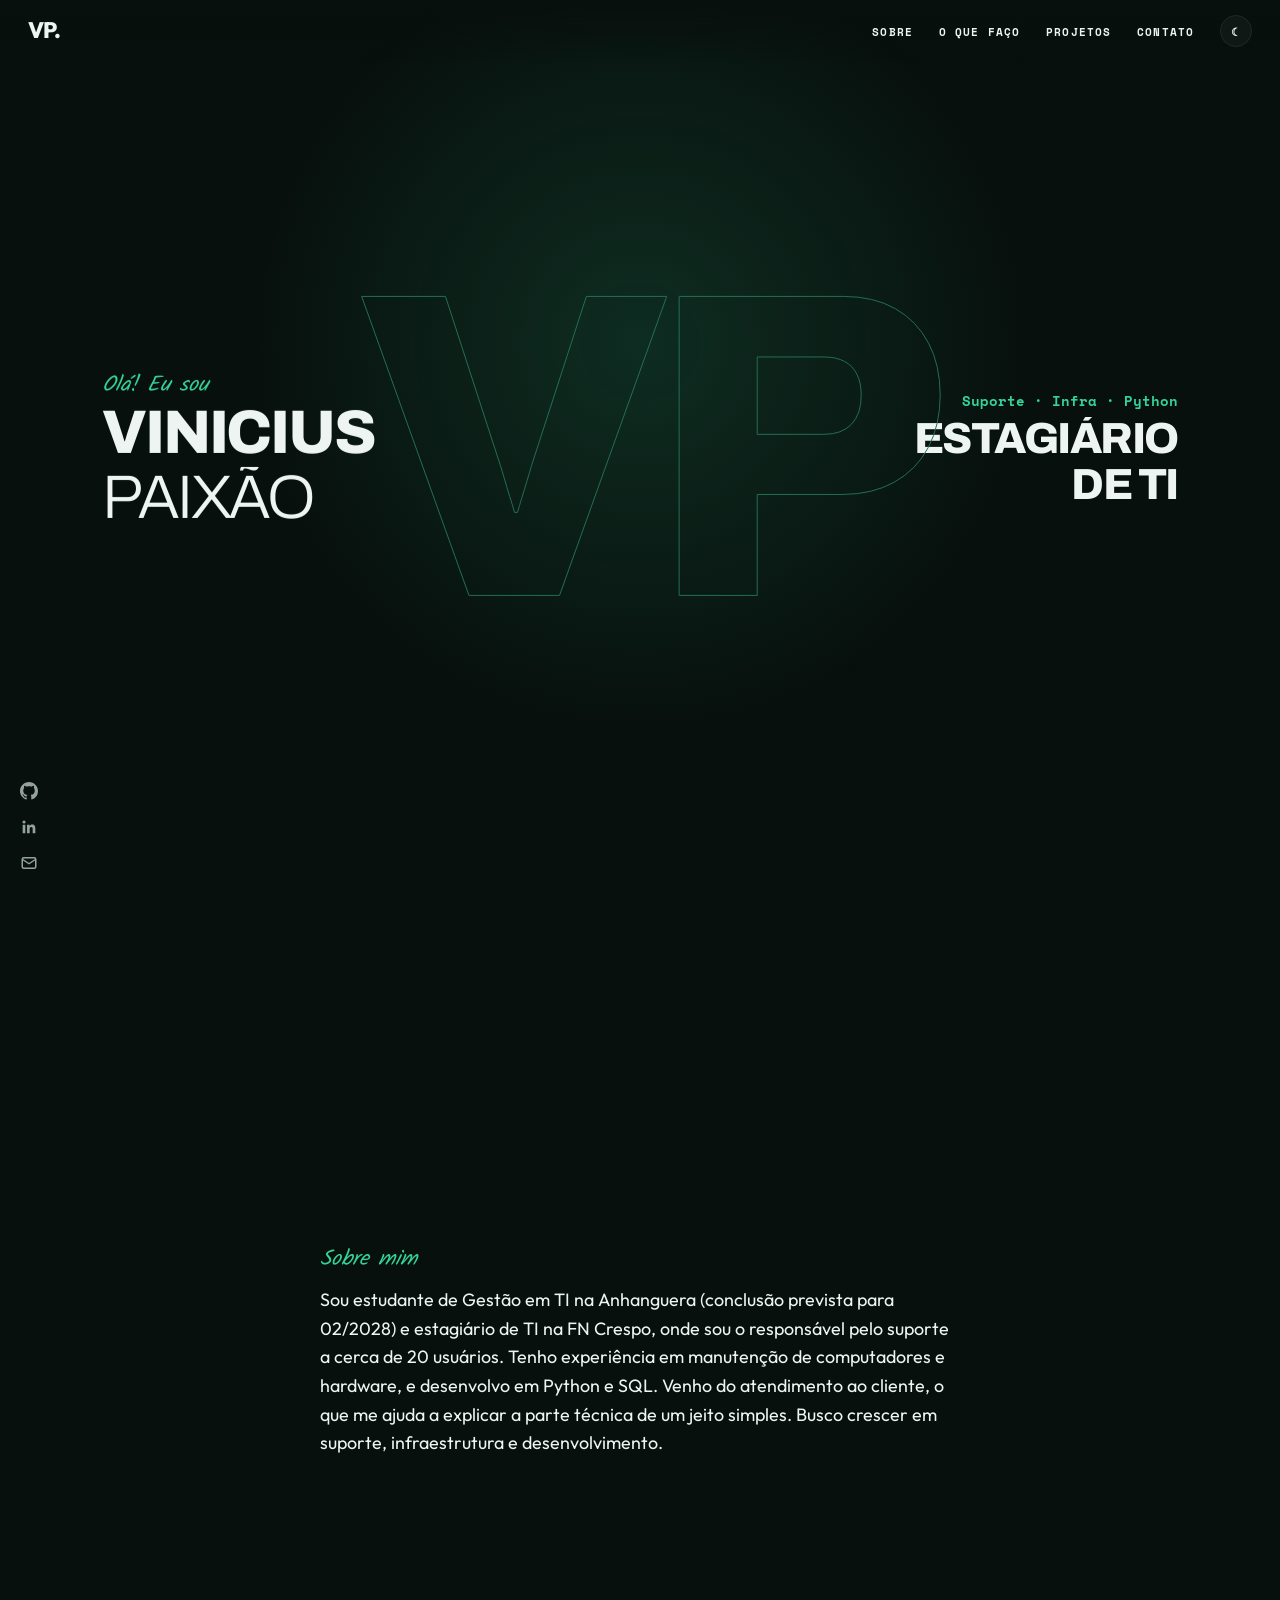
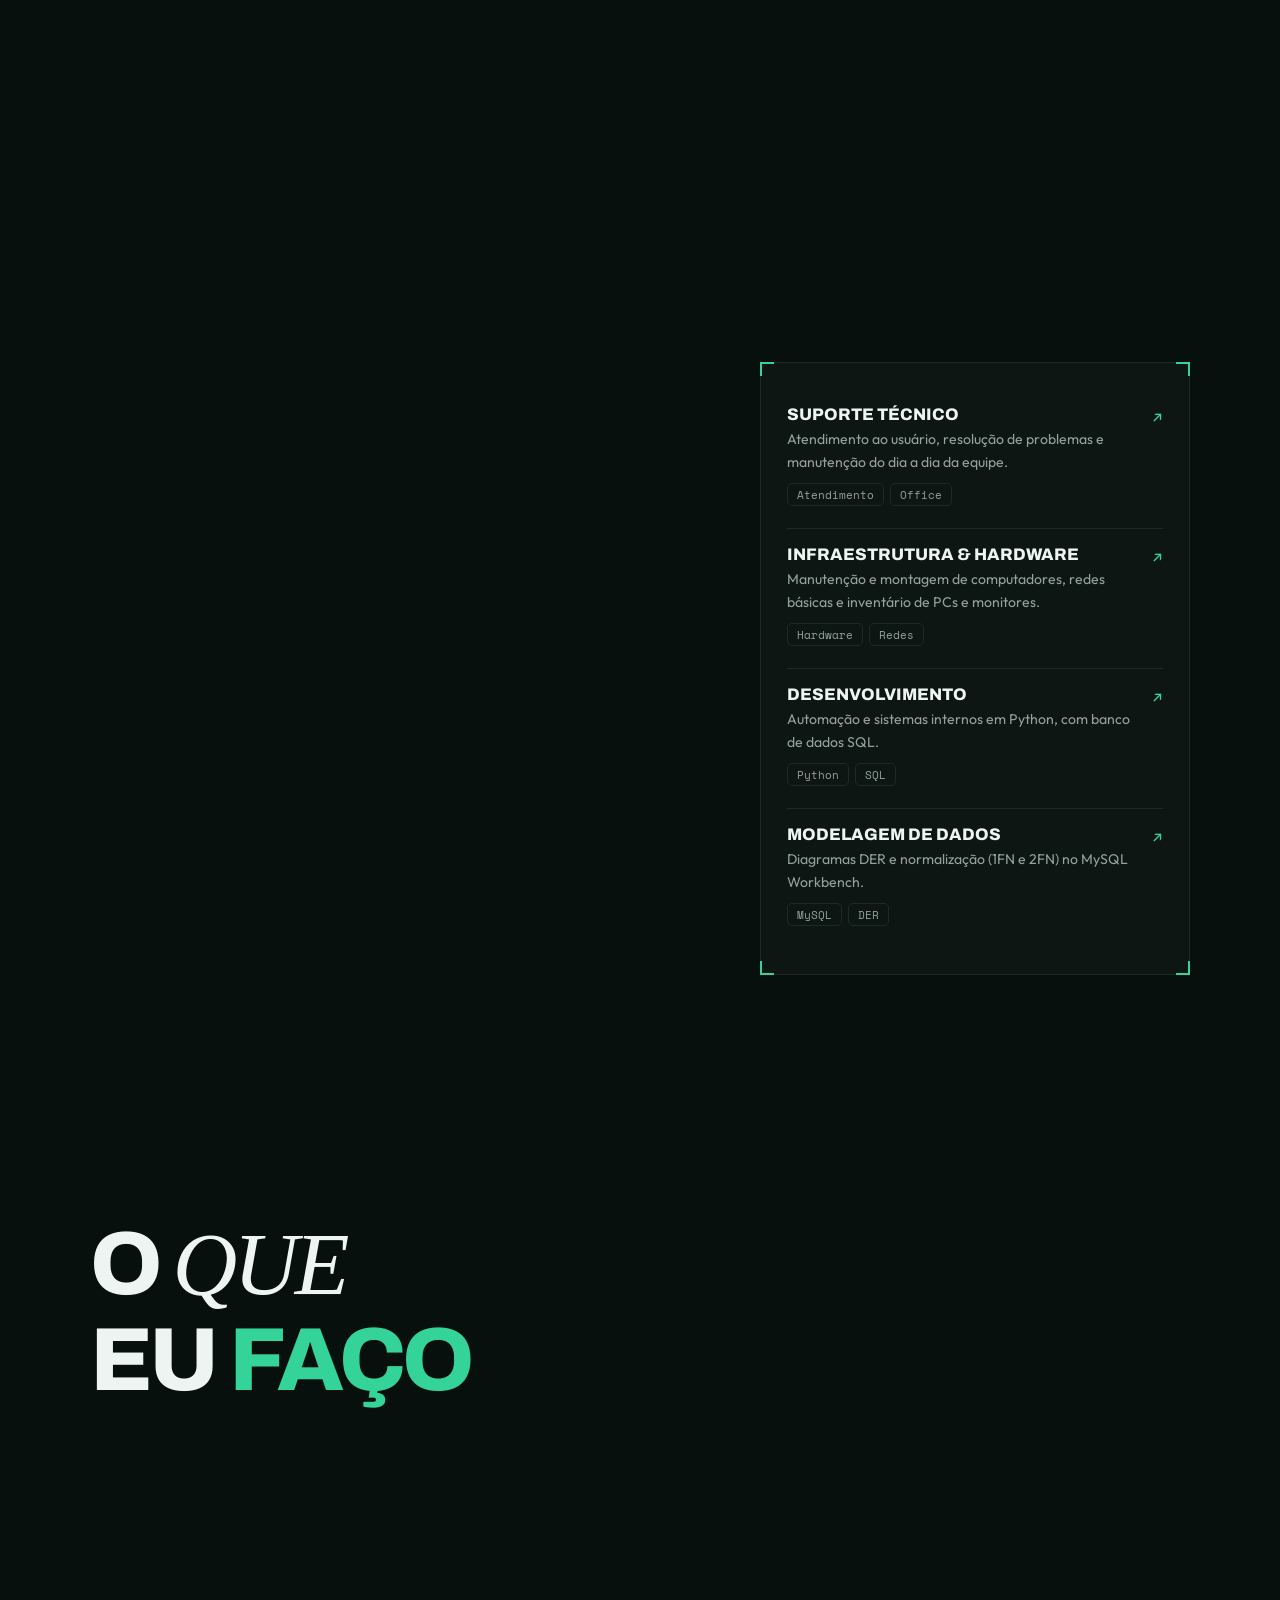
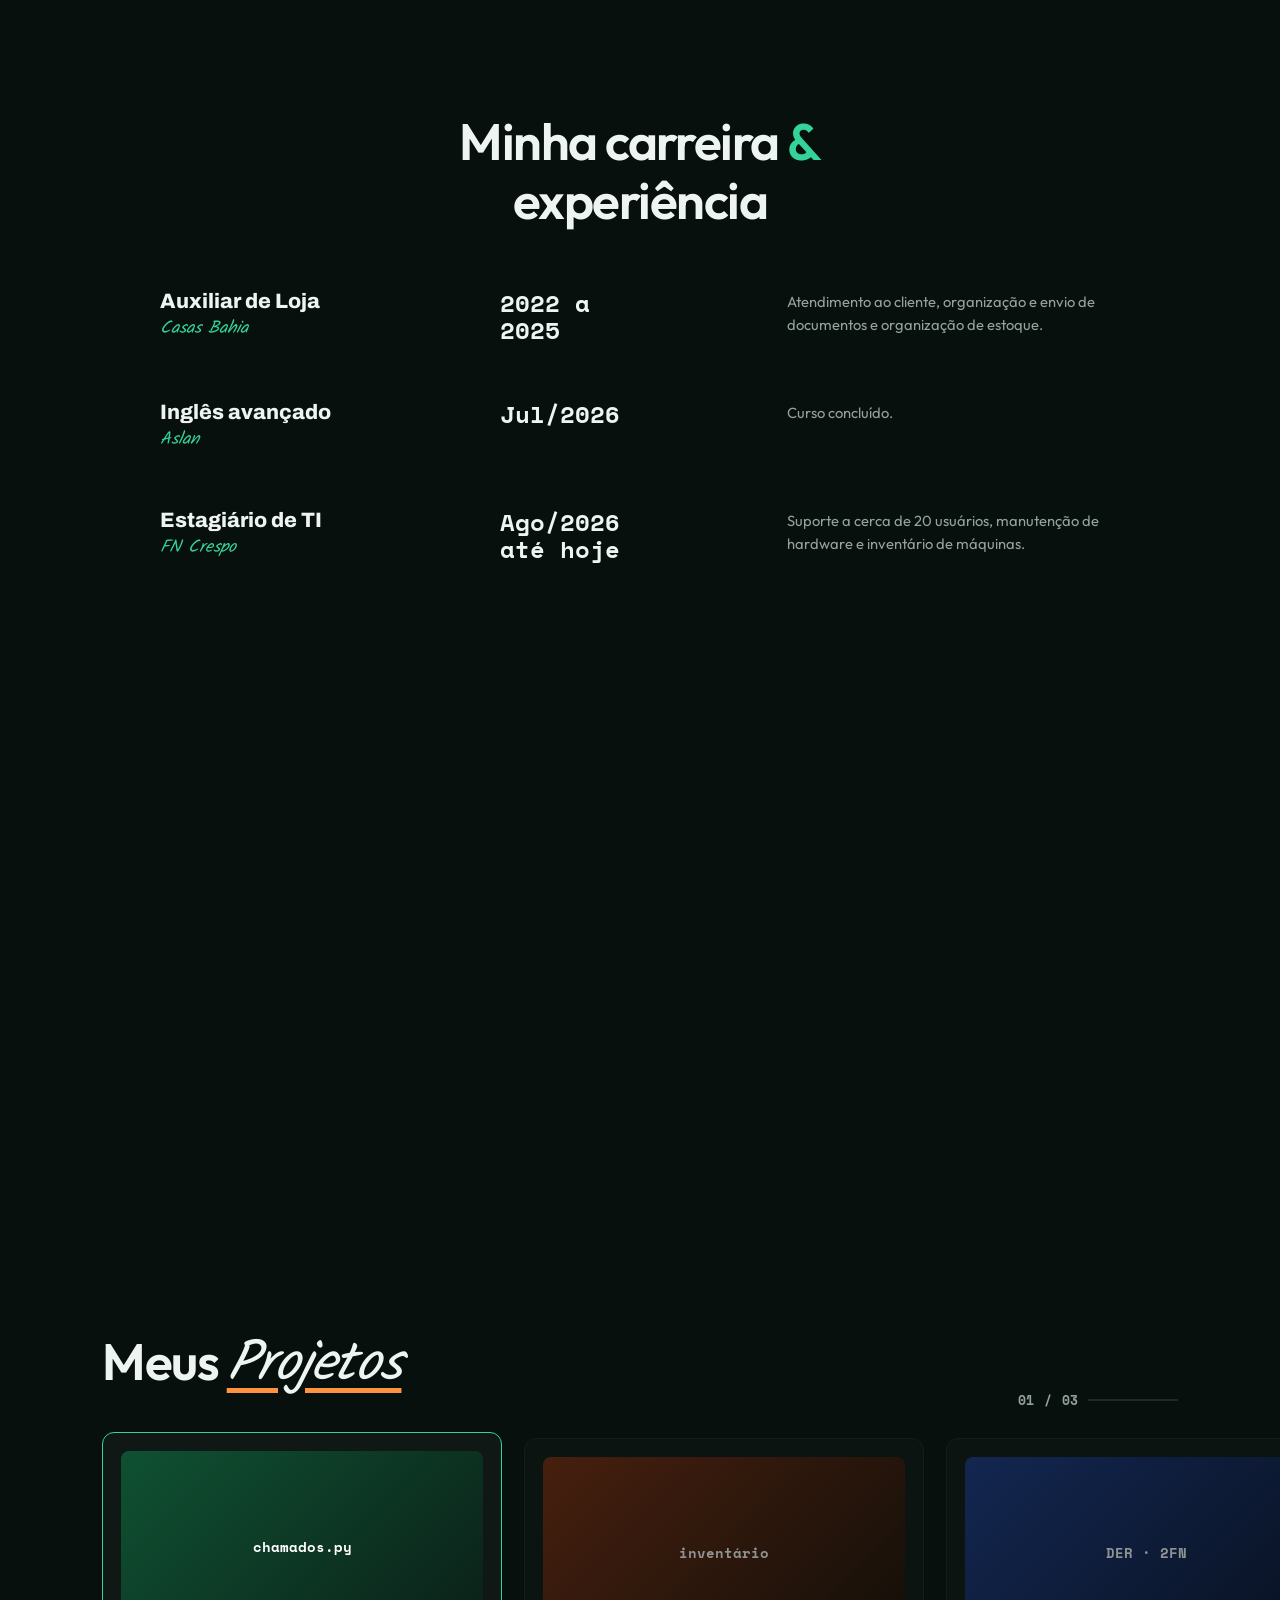
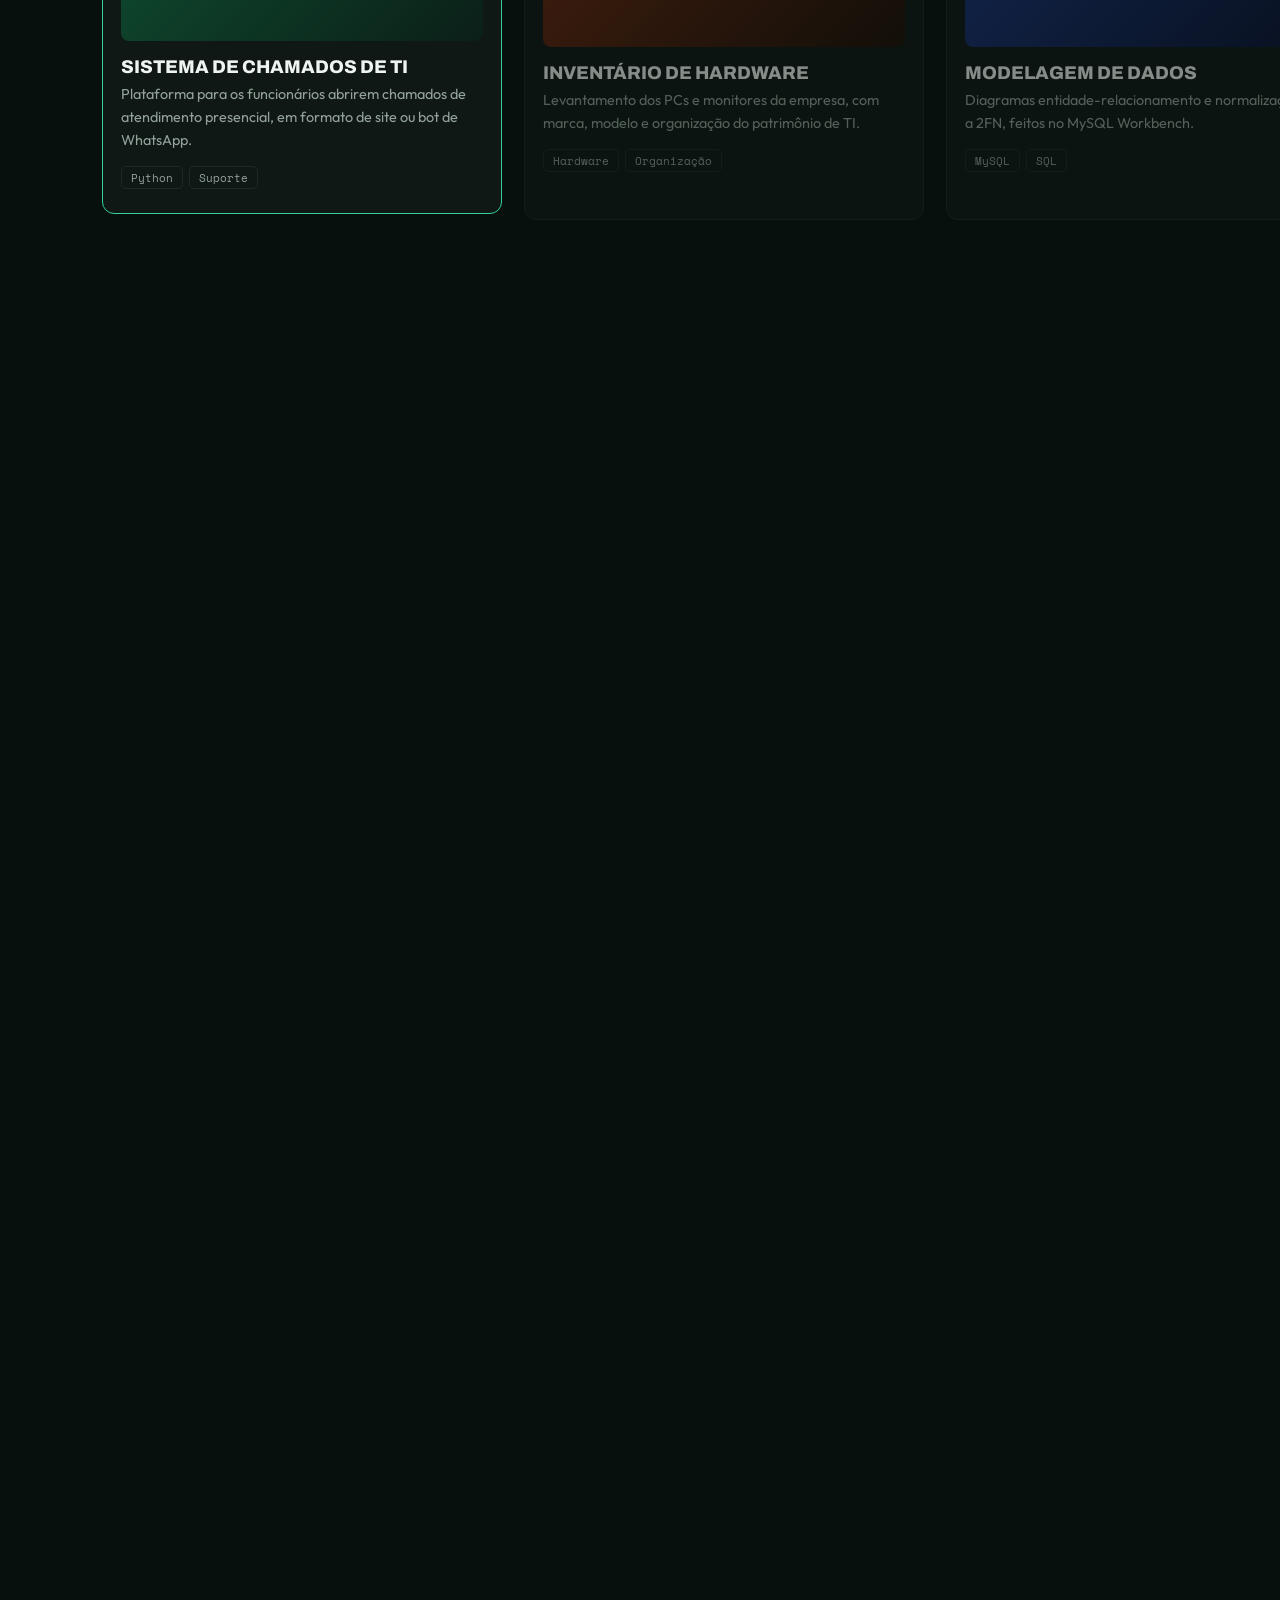
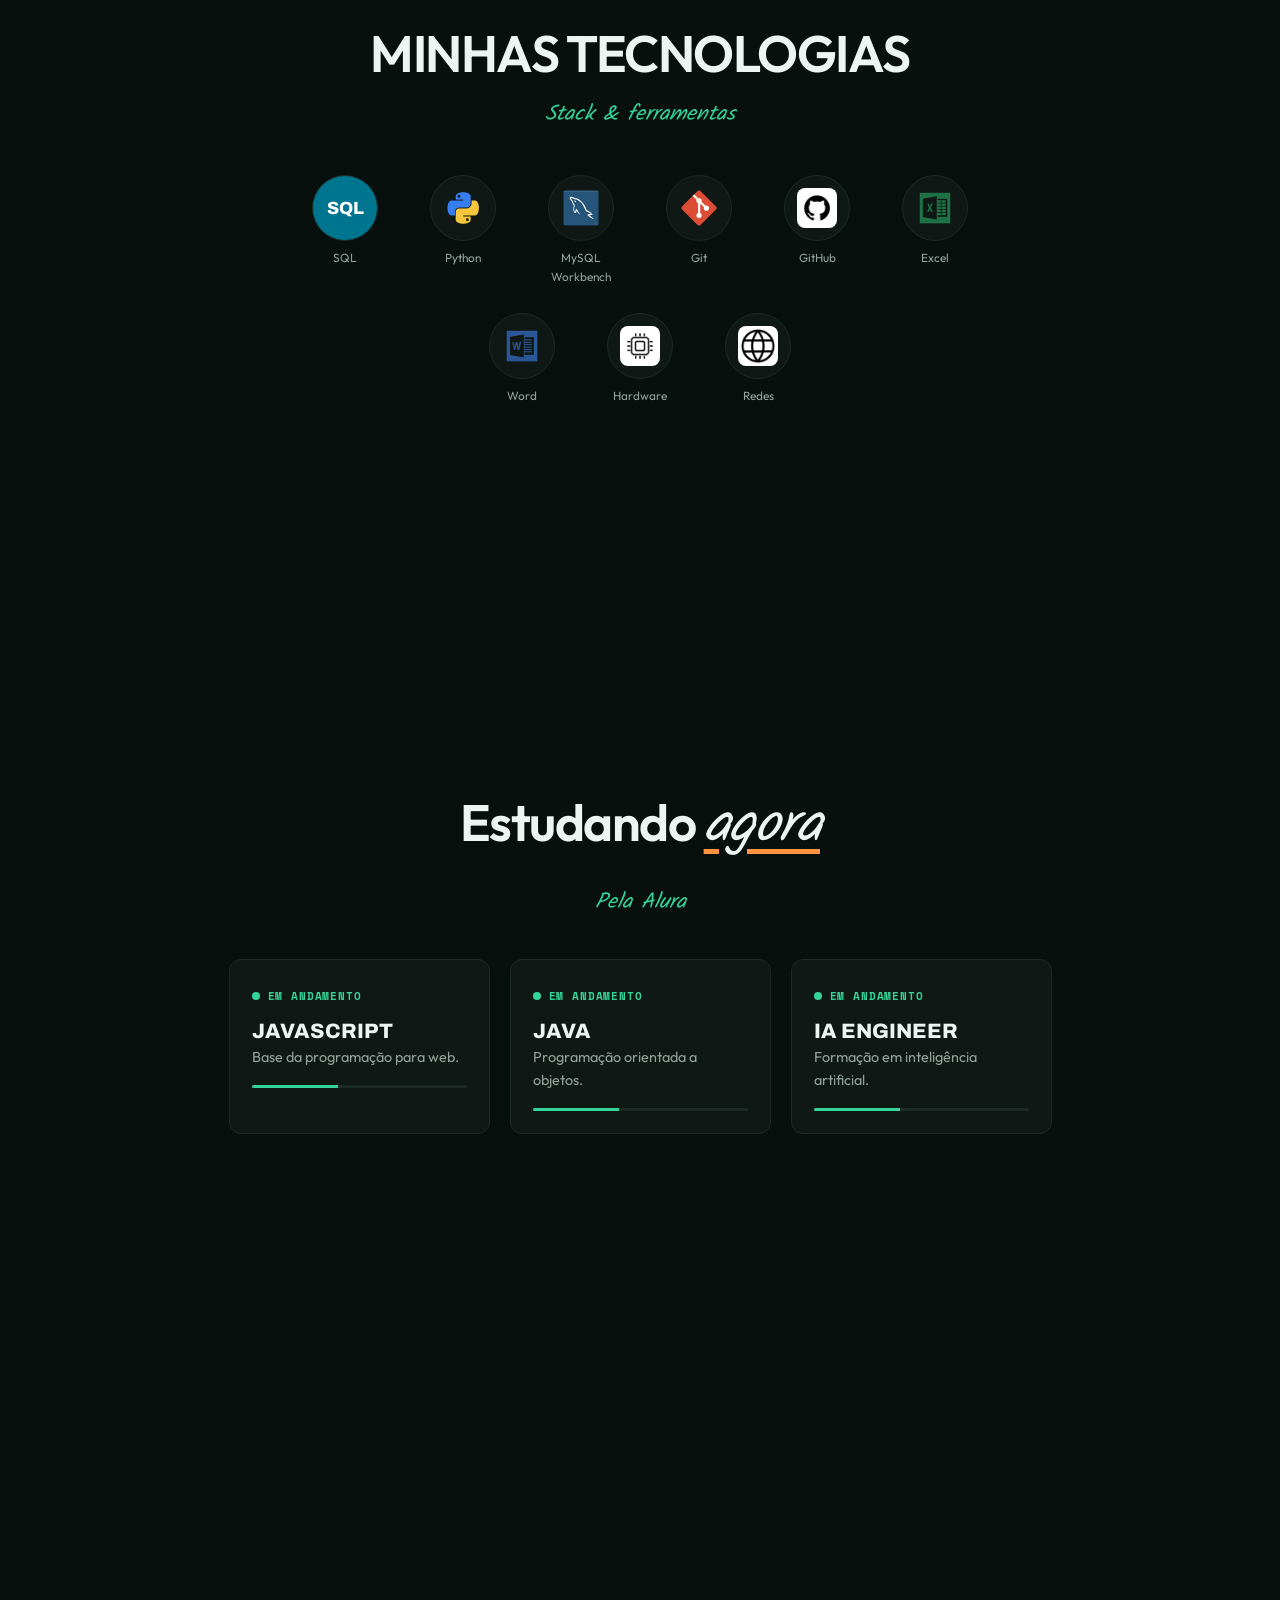
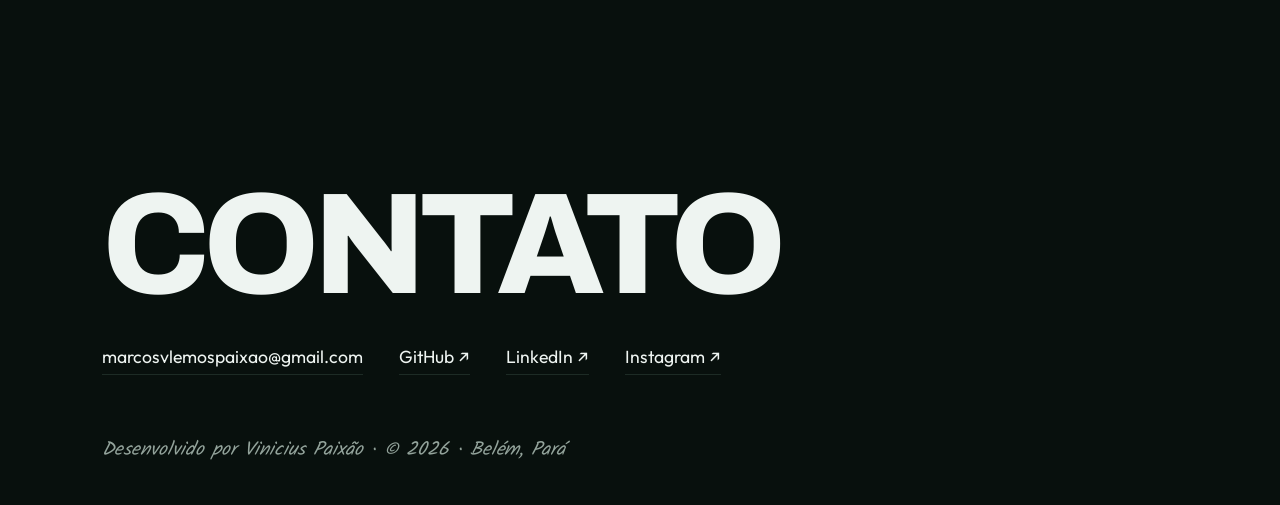
<file: index.html>
<!DOCTYPE html>
<html lang="pt-BR" data-theme="dark">
<head>
<meta charset="utf-8">
<meta name="viewport" content="width=device-width, initial-scale=1">
<title>Vinicius Paixão · Suporte de TI e Desenvolvimento</title>
<meta name="description" content="Portfólio de Vinicius Paixão: estagiário de TI, suporte, infraestrutura e Python.">
<link rel="preconnect" href="https://fonts.googleapis.com"><link rel="preconnect" href="https://fonts.gstatic.com" crossorigin>
<link href="https://fonts.googleapis.com/css2?family=Archivo:wght@500;800&family=Kalam:wght@400&family=Outfit:wght@400;500;600&family=Space+Mono:wght@400;700&display=swap" rel="stylesheet">
<link rel="stylesheet" href="style.css">
<script>try{var s=localStorage.getItem('th2');if(s)document.documentElement.setAttribute('data-theme',s)}catch(e){}</script>
</head>
<body>
<div class="bar"><i id="pg"></i></div>
<div class="glow"></div>
<header><a class="logo" href="#hero">VP.</a><nav><a href="#sobre">Sobre</a><a href="#faco">O que faço</a><a href="#proj">Projetos</a><a href="#contato">Contato</a><button id="th" aria-label="Alternar tema">☾</button></nav></header>
<div class="rail">
<a href="https://github.com/vinidevzinho" target="_blank" rel="noopener" aria-label="GitHub"><svg viewBox="0 0 16 16" fill="currentColor"><path d="M8 0C3.58 0 0 3.58 0 8c0 3.54 2.29 6.53 5.47 7.59.4.07.55-.17.55-.38 0-.19-.01-.82-.01-1.49-2.01.37-2.53-.49-2.69-.94-.09-.23-.48-.94-.82-1.13-.28-.15-.68-.52-.01-.53.63-.01 1.08.58 1.23.82.72 1.21 1.87.87 2.33.66.07-.52.28-.87.51-1.07-1.78-.2-3.64-.89-3.64-3.95 0-.87.31-1.59.82-2.15-.08-.2-.36-1.02.08-2.12 0 0 .67-.21 2.2.82.64-.18 1.32-.27 2-.27.68 0 1.36.09 2 .27 1.53-1.04 2.2-.82 2.2-.82.44 1.1.16 1.92.08 2.12.51.56.82 1.27.82 2.15 0 3.07-1.87 3.75-3.65 3.95.29.25.54.73.54 1.48 0 1.07-.01 1.93-.01 2.2 0 .21.15.46.55.38A8.013 8.013 0 0016 8c0-4.42-3.58-8-8-8z"/></svg></a>
<a href="https://www.linkedin.com/in/marcos-vinicius-b482612b4" target="_blank" rel="noopener" aria-label="LinkedIn"><svg viewBox="0 0 24 24" fill="currentColor"><path d="M20.45 20.45h-3.56v-5.57c0-1.33-.03-3.04-1.85-3.04-1.85 0-2.14 1.45-2.14 2.94v5.67H9.35V9h3.41v1.56h.05c.48-.9 1.64-1.85 3.37-1.85 3.6 0 4.27 2.37 4.27 5.46v6.28zM5.34 7.43a2.06 2.06 0 110-4.12 2.06 2.06 0 010 4.12zM7.12 20.45H3.56V9h3.56v11.45z"/></svg></a>
<a href="mailto:marcosvlemospaixao@gmail.com" aria-label="E-mail"><svg viewBox="0 0 24 24" fill="none" stroke="currentColor" stroke-width="2" stroke-linejoin="round"><rect x="3" y="5" width="18" height="14" rx="2"/><path d="M3 7l9 6 9-6"/></svg></a>
</div>
<main>
<section id="hero">
 <div class="hl" id="hl"><small class="greet">Olá! Eu sou</small><h1 class="name"><span class="ln"><b>VINICIUS</b></span><span class="ln"><b class="lt">PAIXÃO</b></span></h1></div>
 <div class="hr" id="hr"><small class="role">Suporte · Infra · Python</small><h2 class="title"><span class="ln"><b>ESTAGIÁRIO</b></span><span class="ln"><b>DE TI</b></span></h2></div>
 <div class="ghost" id="ghost">VP</div>
</section>
<section id="sobre"><div class="sb"><small class="greet">Sobre mim</small><p id="sp">Sou estudante de Gestão em TI na Anhanguera (conclusão prevista para 02/2028) e estagiário de TI na FN Crespo, onde sou o responsável pelo suporte a cerca de 20 usuários. Tenho experiência em manutenção de computadores e hardware, e desenvolvo em Python e SQL. Venho do atendimento ao cliente, o que me ajuda a explicar a parte técnica de um jeito simples. Busco crescer em suporte, infraestrutura e desenvolvimento.</p></div></section>
<section id="faco"><h2 class="big" id="big"><span class="w" style="--i:0">O</span> <span class="w it" style="--i:1">QUE</span><br><span class="w" style="--i:2">EU</span> <span class="w ac" style="--i:3">FAÇO</span></h2>
 <div class="panel rv"><i class="cn a"></i><i class="cn b"></i><i class="cn c"></i><i class="cn d"></i><div id="cards"></div></div></section>
<section id="carreira"><h2 class="mid rv">Minha carreira <span class="ac">&amp;</span><br>experiência</h2><div class="tlw"><i class="spine" id="spine"></i><div id="timeline"></div></div></section>
<section id="proj"><div class="pin"><div class="ph"><h2 class="mid l">Meus <em>Projetos</em></h2><div class="cnt"><span id="ci">01</span> / <span id="ct">03</span><i class="pb"><i id="pf"></i></i></div></div><div class="track" id="track"></div></div></section>
<section id="tech"><h2 class="mid rv">MINHAS TECNOLOGIAS</h2><small class="greet c rv">Stack &amp; ferramentas</small><div class="tg" id="techg"></div></section>
<section id="estudo"><h2 class="mid rv">Estudando <em>agora</em></h2><small class="greet c rv">Pela Alura</small><div class="sg" id="sg"></div></section>
<section id="contato"><h2 class="huge rv">CONTATO</h2><div class="cl rv"><a href="mailto:marcosvlemospaixao@gmail.com">marcosvlemospaixao@gmail.com</a><a href="https://github.com/vinidevzinho" target="_blank" rel="noopener">GitHub ↗</a><a href="https://www.linkedin.com/in/marcos-vinicius-b482612b4" target="_blank" rel="noopener">LinkedIn ↗</a><a href="https://instagram.com/_viniwkx" target="_blank" rel="noopener">Instagram ↗</a></div><p class="sig">Desenvolvido por Vinicius Paixão · © 2026 · Belém, Pará</p></section>
</main>
<script src="script.js"></script>
</body>
</html>
</file>
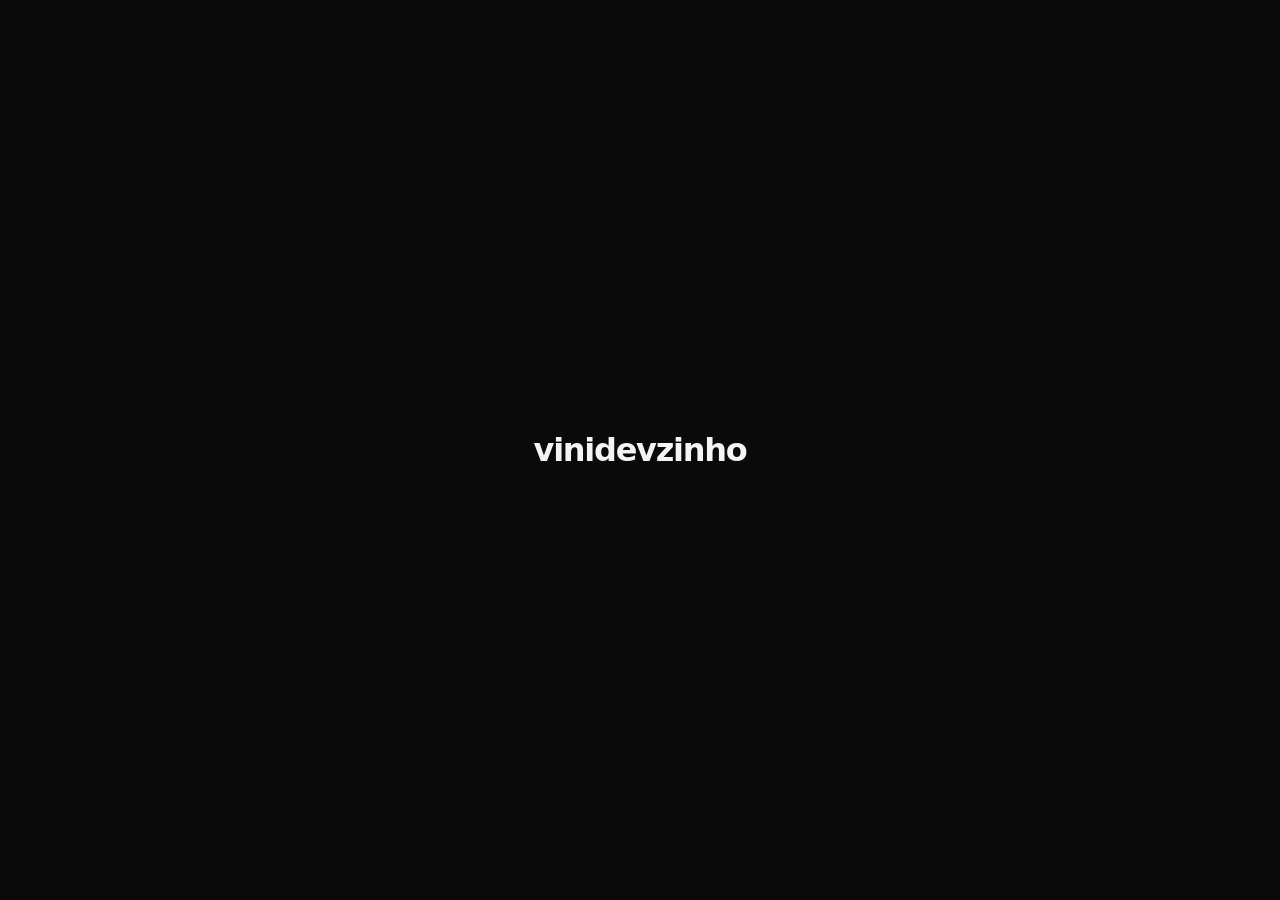
<file: index portfolio .html>
<!DOCTYPE html>
<html lang="pt-BR">
<head>
<meta charset="utf-8">
<meta name="viewport" content="width=device-width, initial-scale=1, viewport-fit=cover">
<title>Vinicius Paixão · TI</title>
<style>
:root{--bg:#0a0a0c;--card:#17171a;--card2:#1f1f23;--tx:#f4f4f5;--mut:#9a9aa2;--ac:#ff9340;--bd:#26262b;color-scheme:dark;box-sizing:border-box;padding-top:env(safe-area-inset-top,0px);padding-bottom:env(safe-area-inset-bottom,0px)}
:root[data-theme="light"]{--bg:#f5f5f6;--card:#fff;--card2:#ececee;--tx:#141416;--mut:#6b6b73;--bd:#dcdce0;color-scheme:light}
:root[data-theme="dark"]{--bg:#0a0a0c;--card:#17171a;--card2:#1f1f23;--tx:#f4f4f5;--mut:#9a9aa2;--bd:#26262b;color-scheme:dark}
*{box-sizing:border-box}html{scroll-padding-top:env(safe-area-inset-top,0px)}
body{margin:0;background:var(--bg);color:var(--tx);font-family:Inter,system-ui,-apple-system,"Segoe UI",sans-serif;min-height:100vh;background-image:radial-gradient(var(--bd) 1px,transparent 1px);background-size:22px 22px}
#intro{position:fixed;inset:0;background:var(--bg);display:flex;align-items:center;justify-content:center;font-size:2rem;font-weight:700;letter-spacing:-.04em;z-index:50;transition:opacity .6s}
#intro span{animation:bl 1.6s ease forwards}@keyframes bl{0%{filter:blur(14px);opacity:0}60%{filter:blur(0);opacity:1}100%{filter:blur(0);opacity:1}}
main{max-width:1080px;margin:0 auto;padding:64px 16px 120px;display:flex;justify-content:center}
.view{display:none;width:100%}.view.on{display:block;animation:up .4s ease}@keyframes up{from{opacity:0;transform:translateY(8px)}}
.links{max-width:420px;margin:12vh auto 0;background:var(--card);border-radius:8px;padding:24px}
h1{margin:0;font-size:1.7rem;letter-spacing:-.04em}.sub{color:var(--mut);font-size:.85rem;margin:2px 0 16px}
.l{display:flex;align-items:center;gap:12px;padding:10px 12px;margin-bottom:8px;background:var(--card2);border-radius:10px;color:var(--tx);text-decoration:none;font-weight:600;font-size:.92rem;transition:.2s;border:0;width:100%;font-family:inherit;cursor:pointer}
.l:hover{transform:translateX(3px);background:var(--ac);color:#111}.l i{font-style:normal;width:30px;height:30px;border-radius:8px;background:var(--bg);display:grid;place-items:center;font-size:.8rem;color:var(--tx)}.l b{margin-left:auto;font-weight:400}
.grid{display:grid;grid-template-columns:repeat(3,1fr);gap:16px}
.c{background:var(--card);border:1px solid var(--bd);border-radius:8px;padding:24px;min-height:300px;cursor:pointer;text-align:left;color:var(--tx);font-family:inherit;transition:.2s;position:relative}
.c:hover{border-color:var(--ac);transform:translateY(-3px)}.c h2{margin:0 0 16px;font-size:1.4rem;letter-spacing:-.03em}.c .ar{position:absolute;top:24px;right:24px;color:var(--ac)}
.chips{display:flex;flex-wrap:wrap;gap:8px}.chips span{background:var(--card2);padding:6px 12px;border-radius:999px;font-family:ui-monospace,Consolas,monospace;font-size:.78rem}
.term{grid-column:1/-1;min-height:0;cursor:default}.term:hover{transform:none;border-color:var(--bd)}
pre{margin:0;font:.85rem/1.7 ui-monospace,Consolas,monospace;white-space:pre-wrap}.p{color:var(--ac)}.cur{display:inline-block;width:8px;height:15px;background:var(--ac);vertical-align:middle;animation:bk 1s steps(1) infinite}@keyframes bk{50%{opacity:0}}
.dock{position:fixed;left:50%;transform:translateX(-50%);bottom:calc(14px + env(safe-area-inset-bottom,0px));display:flex;gap:4px;padding:6px;background:var(--card);border:1px solid var(--bd);border-radius:14px;z-index:20}
.dock button{background:none;border:0;color:var(--tx);width:44px;height:40px;border-radius:10px;cursor:pointer;font-size:1rem}.dock button.on{background:var(--ac);color:#111}
dialog{background:var(--card);color:var(--tx);border:1px solid var(--bd);border-radius:10px;max-width:640px;width:calc(100% - 24px);max-height:85vh;padding:28px;overflow:auto}dialog::backdrop{background:#000a}
dialog h2{margin:0 0 8px;font-size:1.8rem;letter-spacing:-.04em}dialog p{color:var(--mut)}.x{position:absolute;top:14px;right:14px;background:var(--card2);color:var(--tx);border:0;width:36px;height:36px;border-radius:50%;cursor:pointer}
.t{border-left:2px solid var(--ac);margin:18px 0 0 6px;padding-left:20px}.t div{margin-bottom:18px;position:relative}.t div:before{content:"";position:absolute;left:-27px;top:5px;width:12px;height:12px;border-radius:50%;background:var(--ac)}
.t b{font-size:1.1rem}.t small{color:var(--mut);margin-left:6px}.t ul{margin:6px 0 0;padding-left:18px;color:var(--mut);font-size:.9rem}
.pile{position:relative;height:210px;margin-top:6px}.tl{position:absolute;width:60px;height:60px;border-radius:15px;display:grid;place-items:center;font-weight:800;font-size:1.05rem;box-shadow:0 8px 18px #0005;transform:rotate(var(--r));transition:.25s;cursor:default;left:var(--x);top:var(--y);animation:fl 4s ease-in-out infinite;animation-delay:var(--d)}.tl:hover{transform:translateY(-8px) rotate(0) scale(1.12);z-index:5;animation:none}.tl:hover:after{content:attr(data-n);position:absolute;top:-30px;background:#fff;color:#111;font-size:.72rem;font-weight:600;padding:3px 8px;border-radius:6px;white-space:nowrap}.tl img{width:100%;height:100%;object-fit:contain;padding:10px}.tl.o img{padding:0;border-radius:15px}.tl.w{background:#fff}.tl.k{background:#1f1f25}@keyframes fl{50%{translate:0 -5px}}
@media(max-width:800px){.grid{grid-template-columns:1fr}.c{min-height:220px}}
</style>
</head>
<body>
<div id="intro"><span>vinidevzinho</span></div>
<main>
<section class="view on" id="links">
 <div class="links">
  <h1>Vinicius Paixão</h1><div class="sub">Estudante de Gestão de TI · Desenvolvedor em formação</div>
  <a class="l" href="https://github.com/vinidevzinho" target="_blank" rel="noopener"><i>GH</i>@vinidevzinho<b>↗</b></a>
  <a class="l" href="https://www.linkedin.com/in/marcos-vinicius-b482612b4" target="_blank" rel="noopener"><i>in</i>LinkedIn<b>↗</b></a>
  <a class="l" href="https://instagram.com/_viniwkx" target="_blank" rel="noopener"><i>IG</i>@_viniwkx<b>↗</b></a>
  <button class="l" id="mail" style="margin-top:22px"><i>@</i><span id="mt">marcosvlemospaixao@gmail.com</span><b>⧉</b></button>
 </div>
</section>
<section class="view" id="dev">
 <div class="grid">
  <div class="c"><h2>Stacks</h2><div class="pile">
<div class="tl " data-n="JavaScript" style="--x:12%;--y:8px;--r:-8deg;--d:0s;background:#f7df1e"><span style="color:#111">JS</span></div>
<div class="tl k" data-n="Python" style="--x:38%;--y:0px;--r:7deg;--d:.4s;"><img alt="Python" src="[data-uri]"></div>
<div class="tl o" data-n="MySQL Workbench" style="--x:64%;--y:14px;--r:-6deg;--d:.8s;"><img alt="MySQL Workbench" src="[data-uri]"></div>
<div class="tl k" data-n="Git" style="--x:2%;--y:76px;--r:9deg;--d:1.2s;"><img alt="Git" src="[data-uri]"></div>
<div class="tl w" data-n="GitHub" style="--x:27%;--y:70px;--r:-7deg;--d:1.6s;"><img alt="GitHub" src="[data-uri]"></div>
<div class="tl o" data-n="Excel" style="--x:52%;--y:82px;--r:6deg;--d:2s;"><img alt="Excel" src="[data-uri]"></div>
<div class="tl o" data-n="Word" style="--x:76%;--y:90px;--r:-9deg;--d:2.4s;"><img alt="Word" src="[data-uri]"></div>
<div class="tl w" data-n="Hardware e suporte" style="--x:14%;--y:146px;--r:-5deg;--d:2.8s;"><img alt="Hardware e suporte" src="[data-uri]"></div>
<div class="tl w" data-n="Redes" style="--x:40%;--y:148px;--r:8deg;--d:3.2s;"><img alt="Redes" src="[data-uri]"></div>
<div class="tl " data-n="Modelagem de dados (DER)" style="--x:66%;--y:150px;--r:-7deg;--d:3.6s;background:#e8590c"><span style="color:#fff;font-size:.8rem">DER</span></div>
</div></div>
  <button class="c" data-d="d1"><h2>Trajetória</h2><span class="ar">↗</span><p style="color:var(--mut)">Do atendimento na loja ao TI.</p></button>
  <button class="c" data-d="d2"><h2>Formação</h2><span class="ar">↗</span><p style="color:var(--mut)">Faculdade, cursos e inglês.</p></button>
  <div class="c term"><h2>Terminal</h2><pre id="tm"></pre></div>
 </div>
</section>
</main>
<nav class="dock"><button id="b1" class="on" title="Links">🔗</button><button id="b2" title="Dev">&gt;_</button><button id="bt" title="Tema">☾</button></nav>

<dialog id="d1"><button class="x" aria-label="Fechar">✕</button><h2>Trajetória</h2><p>Da base em atendimento e organização até a área de TI.</p>
<div class="t">
 <div><b>Casas Bahia</b><small>Auxiliar de Loja · 2022–2025</small><ul><li>Atendimento ao cliente</li><li>Organização e envio de documentos</li><li>Organização de estoque</li></ul></div>
 <div><b>FN Crespo</b><small>Estágio em TI · ago/2026–hoje</small><ul><li>Responsável de TI da empresa: suporte a cerca de 20 usuários</li><li>Manutenção de computadores, hardware e monitores</li><li>Inventário de hardware (PCs e monitores)</li></ul></div>
 <div><b>Novo desafio em TI</b><small>nov/2026</small><ul><li>Atuação como PJ e CLT, na área de TI</li></ul></div>
</div>
<h2 style="font-size:1.3rem;margin-top:8px">Projetos</h2>
<div class="t"><div><b>Sistema de chamados de TI</b><ul><li>Python, em formato de site ou bot de WhatsApp</li></ul></div><div><b>Inventário de hardware</b><ul><li>Levantamento dos PCs e monitores da empresa</li></ul></div><div><b>Modelagem de dados</b><ul><li>DER e normalização (1FN e 2FN) no MySQL Workbench</li></ul></div></div></dialog>

<dialog id="d2"><button class="x" aria-label="Fechar">✕</button><h2>Formação</h2><p>Sempre estudando e praticando.</p>
<div class="t">
 <div><b>Gestão da Tecnologia da Informação</b><small>Anhanguera · conclusão prevista 02/2028</small></div>
 <div><b>Computação Empresarial Básica</b><small>CFIS · 2023</small></div>
 <div><b>Inglês avançado</b><small>Aslan · concluído jul/2026</small></div>
 <div><b>Evento</b><small>AWS Community Day Brasil – Edição Norte, Belém</small></div>
</div></dialog>

<script>
var R=document.documentElement,V={links:b1,dev:b2};
function show(n){document.querySelectorAll('.view').forEach(function(v){v.classList.toggle('on',v.id===n)});b1.classList.toggle('on',n==='links');b2.classList.toggle('on',n==='dev');if(n==='dev')type();try{history.replaceState(null,'','#'+n)}catch(e){}}
b1.onclick=function(){show('links')};b2.onclick=function(){show('dev')};
document.querySelectorAll('.c[data-d]').forEach(function(c){c.onclick=function(){document.getElementById(c.dataset.d).showModal()}});
document.querySelectorAll('dialog').forEach(function(d){d.querySelector('.x').onclick=function(){d.close()};d.onclick=function(e){if(e.target===d)d.close()}});
bt.onclick=function(){var l=getComputedStyle(R).colorScheme==='light';var n=l?'dark':'light';R.setAttribute('data-theme',n);try{localStorage.setItem('th',n)}catch(e){}};
try{var s=localStorage.getItem('th');if(s)R.setAttribute('data-theme',s)}catch(e){}
mail.onclick=function(){var m='marcosvlemospaixao@gmail.com';try{navigator.clipboard.writeText(m)}catch(e){}mt.textContent='Copiado!';setTimeout(function(){mt.textContent=m},1400)};
var typed=false;function type(){if(typed)return;typed=true;var L=['<span class="p">~$</span> whoami','Vinicius Paixão · Estudante de Gestão de TI','<span class="p">~$</span> ls','trajetoria  formacao  stack  github  linkedin','<span class="p">~$</span> '],i=0,o='';(function n(){if(i>=L.length){tm.innerHTML=o+'<span class="cur"></span>';return}o+=L[i++]+'\n';tm.innerHTML=o;setTimeout(n,450)})()}
setTimeout(function(){intro.style.opacity=0;setTimeout(function(){intro.style.display='none'},600)},1700);
if(location.hash==='#dev')show('dev');
</script>
</body>
</html>
</file>
<file: style.css>
:root{--bg:#08100d;--card:#0f1814;--bd:#1d2b25;--tx:#eef4f1;--mut:#93a39b;--ac:#34d399;--or:#ff9340;color-scheme:dark}
:root[data-theme="light"]{--bg:#f3f7f5;--card:#fff;--bd:#d5e0db;--tx:#0e1613;--mut:#586861;--ac:#059669;color-scheme:light}
*{box-sizing:border-box;margin:0;padding:0}html{scroll-behavior:smooth}
body{background:var(--bg);color:var(--tx);font-family:Outfit,system-ui,-apple-system,"Segoe UI",sans-serif;overflow-x:hidden;line-height:1.6;transition:background .4s,color .4s}
a{color:inherit;text-decoration:none}button{font:inherit;color:inherit;background:none;border:0;cursor:pointer}
main{position:relative;z-index:2}
.bar{position:fixed;top:0;left:0;right:0;height:3px;z-index:60}.bar i{display:block;height:100%;width:0;background:var(--ac)}
header{position:fixed;top:0;left:0;right:0;height:62px;display:flex;align-items:center;justify-content:space-between;padding:0 28px;z-index:50;background:linear-gradient(var(--bg),transparent);animation:fade 1s .3s both}
.logo{font-weight:800;font-size:1.4rem;letter-spacing:-.04em}
nav{display:flex;gap:26px;align-items:center;font:700 .7rem "Space Mono",ui-monospace,monospace;letter-spacing:.1em;text-transform:uppercase}
nav a{position:relative;padding:4px 0}nav a:after{content:"";position:absolute;left:0;bottom:0;height:2px;width:100%;background:var(--ac);transform:scaleX(0);transform-origin:left;transition:transform .35s}
nav a:hover:after,nav a.on:after{transform:scaleX(1)}
nav button{border:1px solid var(--bd);border-radius:50%;width:32px;height:32px;background:var(--card)}
.rail{position:fixed;left:20px;bottom:28px;display:flex;flex-direction:column;gap:18px;z-index:50;animation:fade 1s .6s both}
.rail a{color:var(--mut);transition:.25s}.rail a:hover{color:var(--ac);transform:translateX(4px)}.rail svg{width:18px;height:18px;display:block}
section{position:relative}
.greet{font:italic 1.35rem Kalam,Georgia,serif;color:var(--ac);display:block}.greet.c{text-align:center}
.ln{display:block;overflow:hidden;padding-bottom:.06em}.ln b{display:block;font-weight:inherit;transform:translateY(115%);animation:up 1.1s cubic-bezier(.2,.8,.2,1) forwards}
.ln:nth-child(1) b{animation-delay:.5s}.ln:nth-child(2) b{animation-delay:.65s}.hr .ln:nth-child(1) b{animation-delay:.75s}.hr .ln:nth-child(2) b{animation-delay:.9s}
.lt{font-weight:300!important}
@keyframes up{to{transform:none}}@keyframes fade{from{opacity:0}}@keyframes pop{from{opacity:0;transform:scale(.6)}}
#hero{height:100vh}.hl,.hr{position:absolute;top:50%;transform:translateY(-50%);will-change:transform,opacity}
.hl{left:8vw;animation:fade .8s .35s both}.hr{right:8vw;text-align:right}
.name,.title{font:800 clamp(2.2rem,4.8vw,4rem)/1 Archivo,Outfit,sans-serif;letter-spacing:-.035em;text-transform:uppercase}.title{font-size:clamp(1.6rem,3.4vw,2.8rem)}
.role{font:700 .85rem "Space Mono",ui-monospace,monospace;color:var(--ac);margin-bottom:6px;display:block}
#sobre{min-height:100vh;display:flex;align-items:center;justify-content:center;padding:0 8vw}
.sb{max-width:520px}.sb p{font-size:1.12rem;margin-top:10px}.sw{display:inline-block;opacity:0;filter:blur(6px);transform:translateY(10px);transition:opacity .6s,filter .6s,transform .6s;transition-delay:calc(var(--i)*28ms)}
.sb.in .sw{opacity:1;filter:none;transform:none}.sb .greet{opacity:0;transform:translateX(20px);transition:.7s}.sb.in .greet{opacity:1;transform:none}
#faco{min-height:150vh}
.big{position:absolute;left:7vw;bottom:16vh;font:800 clamp(2.6rem,7vw,6rem)/1.02 Archivo,Outfit,sans-serif;letter-spacing:-.04em}
.w{display:inline-block;opacity:0;transform:translateY(60px) rotate(5deg);transition:opacity .8s,transform .9s cubic-bezier(.2,.8,.2,1);transition-delay:calc(var(--i)*.12s)}.big.in .w{opacity:1;transform:none}
.w.it{font:italic 400 1em Georgia,serif;font-weight:400}.w.ac{color:var(--ac)}
.panel{position:absolute;right:7vw;top:18vh;width:min(430px,42vw);padding:26px;border:1px solid var(--bd);background:color-mix(in srgb,var(--card) 80%,transparent);backdrop-filter:blur(6px)}
.cn{position:absolute;width:14px;height:14px;border:0 solid var(--ac)}.cn.a{top:-1px;left:-1px;border-width:2px 0 0 2px}.cn.b{top:-1px;right:-1px;border-width:2px 2px 0 0}.cn.c{bottom:-1px;left:-1px;border-width:0 0 2px 2px}.cn.d{bottom:-1px;right:-1px;border-width:0 2px 2px 0}
.ci{padding:16px 0;border-bottom:1px solid var(--bd);position:relative;opacity:0;transform:translateX(30px);transition:.7s;transition-delay:calc(var(--i)*.14s + .2s)}.ci:last-child{border:0}.panel.in .ci{opacity:1;transform:none}
.ci h3{font:800 1.05rem Archivo,sans-serif;text-transform:uppercase}.ci p{color:var(--mut);font-size:.88rem;margin:4px 0 8px;max-width:92%}.ci .ar{position:absolute;right:0;top:16px;color:var(--ac);transition:transform .3s}.ci:hover .ar{transform:rotate(45deg)}
.tag{display:inline-block;margin:0 6px 6px 0;padding:2px 9px;border:1px solid var(--bd);border-radius:5px;font:.7rem "Space Mono",ui-monospace,monospace;color:var(--mut)}
.mid{font:600 clamp(1.9rem,4.4vw,3.2rem)/1.15 Outfit,sans-serif;text-align:center;letter-spacing:-.03em}.mid.l{text-align:left}.mid em{font:italic 400 1.1em Kalam,Georgia,serif;color:var(--tx);text-decoration:underline;text-decoration-color:var(--or);text-underline-offset:8px}.ac{color:var(--ac)}
#carreira{min-height:130vh;padding:18vh 8vw 10vh}.tlw{position:relative;max-width:960px;margin:60px auto 0}
.spine{position:absolute;left:50%;top:0;bottom:0;width:2px;background:linear-gradient(var(--ac),transparent);transform-origin:top;transform:scaleY(0)}
.tr{display:grid;grid-template-columns:1fr 1fr 1.2fr;gap:36px;align-items:start;margin-bottom:56px}.tr b{font:800 1.3rem/1.15 Archivo,sans-serif;display:block}.tr small{font:italic 1.1rem Kalam,Georgia,serif;color:var(--ac)}
.ty{font:700 1.5rem/1.15 "Space Mono",ui-monospace,monospace;padding-left:26px}.tr p{color:var(--mut);font-size:.92rem}
#proj{position:relative}.pin{position:sticky;top:0;height:100vh;overflow:hidden;display:flex;flex-direction:column;justify-content:center;gap:28px}
.ph{display:flex;justify-content:space-between;align-items:flex-end;padding:0 8vw}.cnt{font:700 .8rem "Space Mono",ui-monospace,monospace;color:var(--mut);display:flex;align-items:center;gap:10px}.pb{width:90px;height:2px;background:var(--bd);display:block}.pb i{display:block;height:100%;width:0;background:var(--ac)}
.track{display:flex;gap:22px;padding:0 8vw;will-change:transform}
.pc{flex:0 0 min(400px,80vw);background:var(--card);border:1px solid var(--bd);border-radius:12px;padding:18px;transition:border-color .3s,transform .3s,opacity .3s;opacity:.55}.pc.act{border-color:var(--ac);opacity:1;transform:translateY(-6px)}
.pv{height:190px;border-radius:8px;margin-bottom:16px;display:grid;place-items:center;font:700 .9rem "Space Mono",ui-monospace,monospace;color:#fff;background:linear-gradient(135deg,#0f5132,#0b1f18)}.pv.b{background:linear-gradient(135deg,#7c2d12,#1c0f08)}.pv.c{background:linear-gradient(135deg,#1e3a8a,#0b1230)}
.pc h3{font:800 1.15rem Archivo,sans-serif;text-transform:uppercase}.pc p{color:var(--mut);font-size:.9rem;margin:6px 0 12px}
#tech{min-height:90vh;display:flex;flex-direction:column;justify-content:center;align-items:center;padding:10vh 8vw;gap:14px}
.tg{display:flex;flex-wrap:wrap;justify-content:center;gap:26px;max-width:760px;margin-top:30px}
.tc{width:92px;text-align:center;font-size:.74rem;color:var(--mut);opacity:0;transform:scale(.6);transition:opacity .5s,transform .6s cubic-bezier(.3,1.5,.5,1);transition-delay:calc(var(--i)*70ms)}.tg.in .tc{opacity:1;transform:none}
.tc i{display:grid;place-items:center;width:66px;height:66px;margin:0 auto 8px;border-radius:50%;background:var(--card);border:1px solid var(--bd);overflow:hidden;transition:.3s}.tc:hover i{border-color:var(--ac);transform:translateY(-6px)}
.tc img{width:40px;height:40px;object-fit:contain}.tc.w img{background:#fff;border-radius:8px;padding:3px}.tc i b{font:800 1.1rem Archivo,sans-serif;color:#111}
#contato{min-height:90vh;padding:12vh 8vw 40px;display:flex;flex-direction:column;justify-content:flex-end}
.huge{font:800 clamp(3rem,12vw,9rem)/1 Archivo,sans-serif;letter-spacing:-.05em}.cl{display:flex;flex-wrap:wrap;gap:12px 36px;margin:26px 0 60px}.cl a{font-size:1.1rem;border-bottom:1px solid var(--bd);padding-bottom:3px;transition:.25s}.cl a:hover{color:var(--ac);border-color:var(--ac)}
.sig{font:italic 1.2rem Kalam,Georgia,serif;color:var(--mut)}
.rv{opacity:0;transform:translateY(34px);transition:opacity .8s,transform .9s cubic-bezier(.2,.8,.2,1)}.rv.in{opacity:1;transform:none}
.tr.rv:nth-child(2){transition-delay:.1s}.tr.rv:nth-child(3){transition-delay:.2s}
@media(max-width:800px){nav a{display:none}.rail{display:none}header{padding:0 16px}
 #hero .hl{left:6vw;top:24%}#hero .hr{right:6vw;top:auto;bottom:10%;transform:none}
 #sobre{align-items:flex-end;padding:0 6vw 12vh}.sb{background:color-mix(in srgb,var(--bg) 78%,transparent);padding:18px;border-radius:12px;backdrop-filter:blur(6px)}
 .big{position:relative;left:auto;bottom:auto;padding:70vh 6vw 0}#faco{min-height:auto;padding-bottom:30px}.panel{position:relative;right:auto;top:auto;width:auto;margin:30px 6vw}
 .tr{grid-template-columns:1fr;gap:6px;margin-bottom:40px}.ty{padding:0}.spine{left:0}#carreira{padding:14vh 6vw 8vh}}
@media(prefers-reduced-motion:reduce){*{animation-duration:.01s!important;transition-duration:.01s!important}}
.glow{position:fixed;inset:0;pointer-events:none;z-index:0;background:radial-gradient(640px circle at var(--mx,50%) var(--my,40%),color-mix(in srgb,var(--ac) 15%,transparent),transparent 62%)}
.ghost{position:absolute;left:50%;top:50%;transform:translate(-50%,-50%);font:800 clamp(10rem,34vw,28rem)/1 Archivo,sans-serif;letter-spacing:-.06em;color:transparent;-webkit-text-stroke:1px color-mix(in srgb,var(--ac) 40%,var(--bd));user-select:none;pointer-events:none;animation:fade 1.6s .2s both;will-change:transform,opacity}
.sb{max-width:640px}
#estudo{min-height:75vh;display:flex;flex-direction:column;justify-content:center;align-items:center;padding:8vh 8vw;gap:14px}
.sg{display:flex;flex-wrap:wrap;justify-content:center;gap:20px;max-width:980px;margin-top:26px}
.st{flex:1 1 250px;max-width:300px;background:var(--card);border:1px solid var(--bd);border-radius:12px;padding:22px;transition:border-color .3s,transform .3s,opacity .8s}.st:hover{border-color:var(--ac);transform:translateY(-6px)}
.st h3{font:800 1.3rem Archivo,sans-serif;text-transform:uppercase;margin:12px 0 4px}.st p{color:var(--mut);font-size:.9rem}
.bd{display:inline-flex;align-items:center;gap:8px;font:700 .66rem "Space Mono",ui-monospace,monospace;letter-spacing:.08em;text-transform:uppercase;color:var(--ac)}.bd i{width:8px;height:8px;border-radius:50%;background:var(--ac);animation:pulse 1.6s ease-in-out infinite}
.sh{height:3px;background:var(--bd);border-radius:3px;margin-top:16px;overflow:hidden;position:relative}.sh:after{content:"";position:absolute;top:0;bottom:0;left:0;width:40%;background:var(--ac);animation:sl 2.2s ease-in-out infinite}
@keyframes pulse{50%{opacity:.3;transform:scale(1.7)}}@keyframes sl{from{transform:translateX(-100%)}to{transform:translateX(260%)}}
</file>
